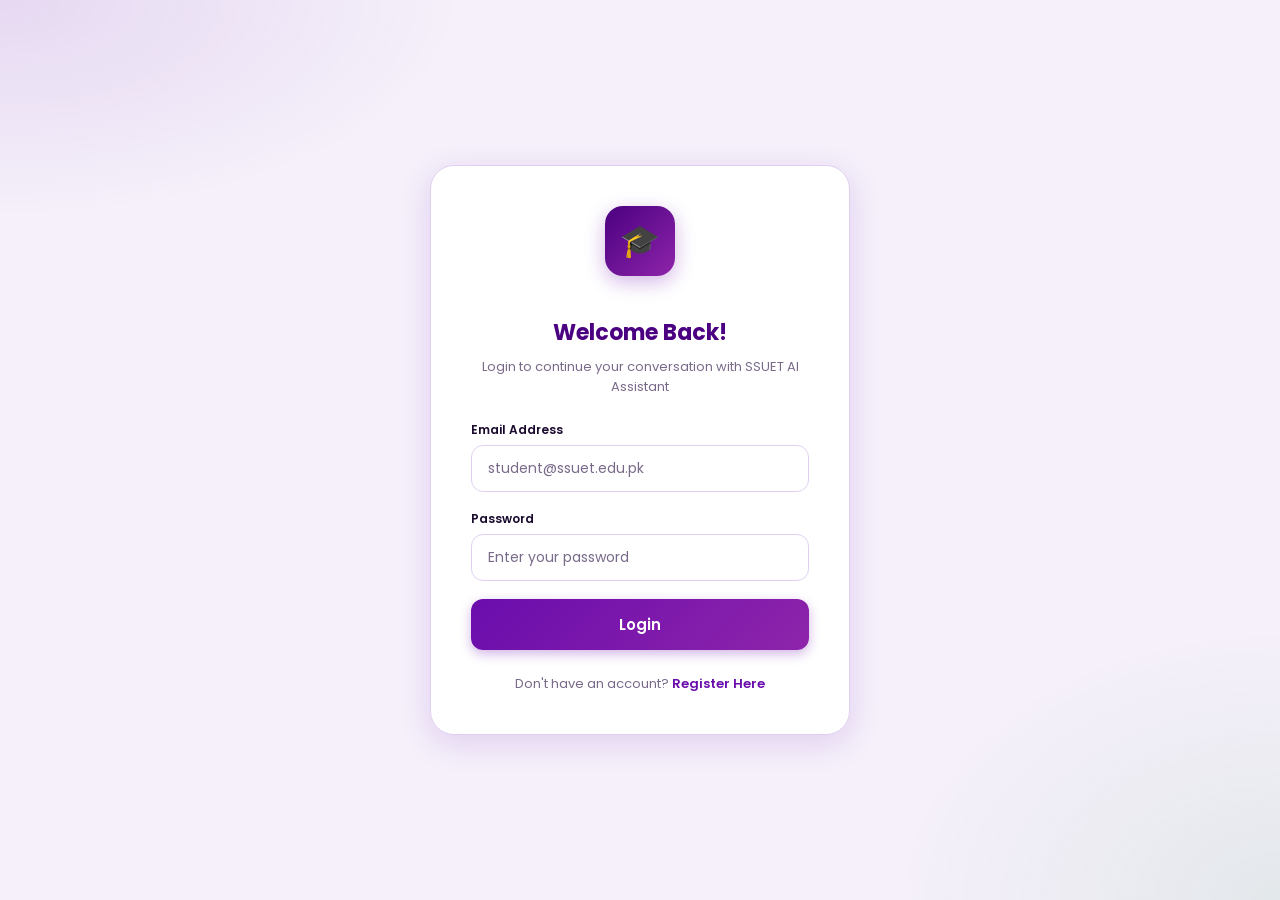
<file: templates/login.html>
<!DOCTYPE html>
<html lang="en">
<head>
    <meta charset="UTF-8">
    <meta name="viewport" content="width=device-width, initial-scale=1.0">
    <title>Login - SSUET AI Assistant</title>
    <link href="https://fonts.googleapis.com/css2?family=Poppins:wght@300;400;500;600;700;800&display=swap" rel="stylesheet">
    <style>
        *,*::before,*::after{margin:0;padding:0;box-sizing:border-box}
        :root{
            --purple:#6a0dad;--purple-light:#8e24aa;--purple-dark:#4a0080;
            --green:#1a8c3f;--green-light:#22a84e;--gold:#f5a623;
            --white:#fff;--bg:#f5f0fa;--surface:#fff;
            --border:#e0d0f0;--text:#1a0a2e;--muted:#7a6a8a;
        }
        body{font-family:'Poppins',sans-serif;background:var(--bg);color:var(--text);min-height:100vh;display:flex;align-items:center;justify-content:center;padding:20px}
        body::before{content:'';position:fixed;inset:0;background:radial-gradient(ellipse 60% 40% at 0% 0%,rgba(106,13,173,0.1) 0%,transparent 60%),radial-gradient(ellipse 50% 50% at 100% 100%,rgba(26,140,63,0.08) 0%,transparent 60%);pointer-events:none;z-index:0}
        .auth-container{background:var(--surface);border-radius:24px;padding:40px;width:100%;max-width:420px;box-shadow:0 8px 32px rgba(106,13,173,0.15);position:relative;z-index:1;border:1.5px solid var(--border)}
        .auth-logo{width:70px;height:70px;background:linear-gradient(135deg,var(--purple-dark),var(--purple-light));border-radius:18px;margin:0 auto 20px;display:flex;align-items:center;justify-content:center;font-size:32px;box-shadow:0 6px 20px rgba(106,13,173,.3)}
        .auth-title{font-size:22px;font-weight:700;color:var(--purple-dark);text-align:center;margin-bottom:8px}
        .auth-subtitle{font-size:13px;color:var(--muted);text-align:center;margin-bottom:24px}
        .form-group{margin-bottom:18px}
        .form-label{font-size:12px;font-weight:600;color:var(--text);margin-bottom:6px;display:block}
        .form-input{width:100%;padding:12px 16px;border:1.5px solid var(--border);border-radius:12px;font-size:14px;font-family:'Poppins',sans-serif;outline:none;transition:border-color .2s}
        .form-input:focus{border-color:var(--purple)}
        .form-input::placeholder{color:var(--muted)}
        .btn-primary{width:100%;padding:14px;background:linear-gradient(135deg,var(--purple),var(--purple-light));color:white;border:none;border-radius:12px;font-size:15px;font-weight:600;cursor:pointer;transition:all .2s;font-family:'Poppins',sans-serif;box-shadow:0 4px 12px rgba(106,13,173,0.3)}
        .btn-primary:hover{transform:translateY(-2px);box-shadow:0 6px 16px rgba(106,13,173,0.4)}
        .btn-primary:disabled{opacity:.5;cursor:not-allowed;transform:none}
        .auth-footer{margin-top:24px;text-align:center;font-size:13px;color:var(--muted)}
        .auth-footer a{color:var(--purple);text-decoration:none;font-weight:600}
        .auth-footer a:hover{text-decoration:underline}
        .error-msg{background:#fee2e2;border:1px solid #ef4444;color:#dc2626;padding:10px 14px;border-radius:10px;font-size:12px;margin-bottom:16px;display:none}
        .success-msg{background:#f0fdf4;border:1px solid var(--green);color:var(--green);padding:10px 14px;border-radius:10px;font-size:12px;margin-bottom:16px;display:none}
        .ssuet-branding{display:flex;align-items:center;justify-content:center;gap:10px;margin-bottom:20px}
        .ssuet-branding img{width:40px;height:40px}
        .ssuet-branding span{font-size:16px;font-weight:700;color:var(--purple-dark)}
    </style>
</head>
<body>
    <div class="auth-container">
        <div class="ssuet-branding">
            <div class="auth-logo">🎓</div>
        </div>
        <h1 class="auth-title">Welcome Back!</h1>
        <p class="auth-subtitle">Login to continue your conversation with SSUET AI Assistant</p>
        
        <div class="error-msg" id="errorMsg"></div>
        <div class="success-msg" id="successMsg"></div>
        
        <form id="loginForm" onsubmit="handleLogin(event)">
            <div class="form-group">
                <label class="form-label">Email Address</label>
                <input type="email" class="form-input" id="email" placeholder="student@ssuet.edu.pk" required>
            </div>
            <div class="form-group">
                <label class="form-label">Password</label>
                <input type="password" class="form-input" id="password" placeholder="Enter your password" required>
            </div>
            <button type="submit" class="btn-primary" id="submitBtn">Login</button>
        </form>
        
        <div class="auth-footer">
            Don't have an account? <a href="/register">Register Here</a>
        </div>
    </div>

    <script>
        async function handleLogin(e) {
            e.preventDefault();
            const email = document.getElementById('email').value;
            const password = document.getElementById('password').value;
            const submitBtn = document.getElementById('submitBtn');
            const errorMsg = document.getElementById('errorMsg');
            const successMsg = document.getElementById('successMsg');
            
            submitBtn.disabled = true;
            submitBtn.textContent = 'Logging in...';
            errorMsg.style.display = 'none';
            successMsg.style.display = 'none';
            
            try {
                const res = await fetch('/login', {
                    method: 'POST',
                    headers: {'Content-Type': 'application/json'},
                    body: JSON.stringify({email, password})
                });
                
                const data = await res.json();
                
                if (res.ok && data.success) {
                    successMsg.textContent = data.message;
                    successMsg.style.display = 'block';
                    setTimeout(() => window.location.href = '/', 1000);
                } else {
                    errorMsg.textContent = data.error || 'Login failed';
                    errorMsg.style.display = 'block';
                    submitBtn.disabled = false;
                    submitBtn.textContent = 'Login';
                }
            } catch(err) {
                errorMsg.textContent = 'Connection error. Please try again.';
                errorMsg.style.display = 'block';
                submitBtn.disabled = false;
                submitBtn.textContent = 'Login';
            }
        }
    </script>
</body>
</html>
</file>
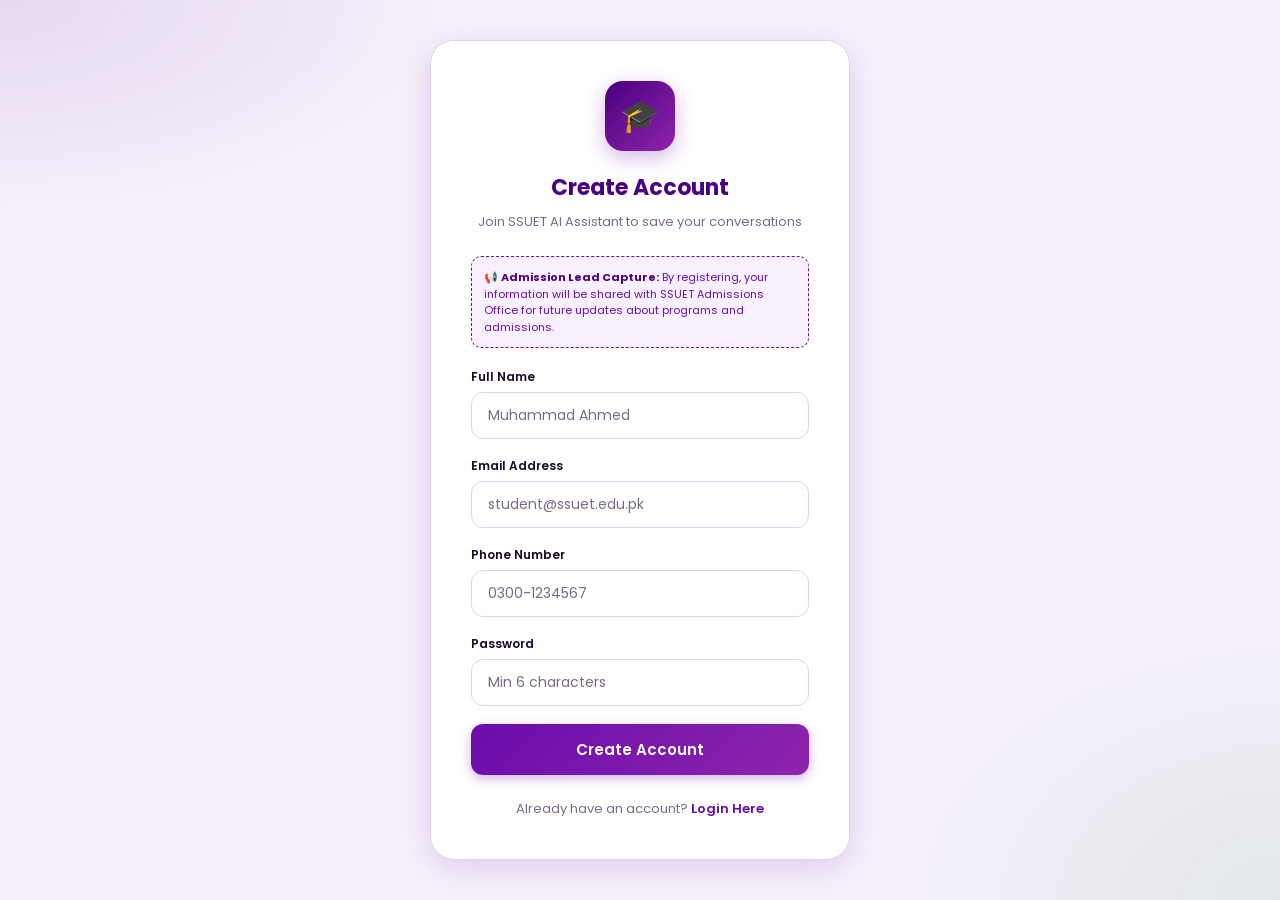
<file: templates/register.html>
<!DOCTYPE html>
<html lang="en">
<head>
    <meta charset="UTF-8">
    <meta name="viewport" content="width=device-width, initial-scale=1.0">
    <title>Register - SSUET AI Assistant</title>
    <link href="https://fonts.googleapis.com/css2?family=Poppins:wght@300;400;500;600;700;800&display=swap" rel="stylesheet">
    <style>
        *,*::before,*::after{margin:0;padding:0;box-sizing:border-box}
        :root{
            --purple:#6a0dad;--purple-light:#8e24aa;--purple-dark:#4a0080;
            --green:#1a8c3f;--green-light:#22a84e;--gold:#f5a623;
            --white:#fff;--bg:#f5f0fa;--surface:#fff;
            --border:#e0d0f0;--text:#1a0a2e;--muted:#7a6a8a;
        }
        body{font-family:'Poppins',sans-serif;background:var(--bg);color:var(--text);min-height:100vh;display:flex;align-items:center;justify-content:center;padding:20px}
        body::before{content:'';position:fixed;inset:0;background:radial-gradient(ellipse 60% 40% at 0% 0%,rgba(106,13,173,0.1) 0%,transparent 60%),radial-gradient(ellipse 50% 50% at 100% 100%,rgba(26,140,63,0.08) 0%,transparent 60%);pointer-events:none;z-index:0}
        .auth-container{background:var(--surface);border-radius:24px;padding:40px;width:100%;max-width:420px;box-shadow:0 8px 32px rgba(106,13,173,0.15);position:relative;z-index:1;border:1.5px solid var(--border)}
        .auth-logo{width:70px;height:70px;background:linear-gradient(135deg,var(--purple-dark),var(--purple-light));border-radius:18px;margin:0 auto 20px;display:flex;align-items:center;justify-content:center;font-size:32px;box-shadow:0 6px 20px rgba(106,13,173,.3)}
        .auth-title{font-size:22px;font-weight:700;color:var(--purple-dark);text-align:center;margin-bottom:8px}
        .auth-subtitle{font-size:13px;color:var(--muted);text-align:center;margin-bottom:24px}
        .form-group{margin-bottom:18px}
        .form-label{font-size:12px;font-weight:600;color:var(--text);margin-bottom:6px;display:block}
        .form-input{width:100%;padding:12px 16px;border:1.5px solid var(--border);border-radius:12px;font-size:14px;font-family:'Poppins',sans-serif;outline:none;transition:border-color .2s}
        .form-input:focus{border-color:var(--purple)}
        .form-input::placeholder{color:var(--muted)}
        .btn-primary{width:100%;padding:14px;background:linear-gradient(135deg,var(--purple),var(--purple-light));color:white;border:none;border-radius:12px;font-size:15px;font-weight:600;cursor:pointer;transition:all .2s;font-family:'Poppins',sans-serif;box-shadow:0 4px 12px rgba(106,13,173,0.3)}
        .btn-primary:hover{transform:translateY(-2px);box-shadow:0 6px 16px rgba(106,13,173,0.4)}
        .btn-primary:disabled{opacity:.5;cursor:not-allowed;transform:none}
        .auth-footer{margin-top:24px;text-align:center;font-size:13px;color:var(--muted)}
        .auth-footer a{color:var(--purple);text-decoration:none;font-weight:600}
        .auth-footer a:hover{text-decoration:underline}
        .error-msg{background:#fee2e2;border:1px solid #ef4444;color:#dc2626;padding:10px 14px;border-radius:10px;font-size:12px;margin-bottom:16px;display:none}
        .success-msg{background:#f0fdf4;border:1px solid var(--green);color:var(--green);padding:10px 14px;border-radius:10px;font-size:12px;margin-bottom:16px;display:none}
        .info-box{background:#f8f0ff;border:1px dashed var(--purple);border-radius:10px;padding:12px;margin-bottom:20px}
        .info-box p{font-size:11px;color:var(--purple);line-height:1.5}
        .info-box strong{color:var(--purple-dark)}
    </style>
</head>
<body>
    <div class="auth-container">
        <div class="auth-logo">🎓</div>
        <h1 class="auth-title">Create Account</h1>
        <p class="auth-subtitle">Join SSUET AI Assistant to save your conversations</p>
        
        <div class="info-box">
            <p>📢 <strong>Admission Lead Capture:</strong> By registering, your information will be shared with SSUET Admissions Office for future updates about programs and admissions.</p>
        </div>
        
        <div class="error-msg" id="errorMsg"></div>
        <div class="success-msg" id="successMsg"></div>
        
        <form id="registerForm" onsubmit="handleRegister(event)">
            <div class="form-group">
                <label class="form-label">Full Name</label>
                <input type="text" class="form-input" id="name" placeholder="Muhammad Ahmed" required>
            </div>
            <div class="form-group">
                <label class="form-label">Email Address</label>
                <input type="email" class="form-input" id="email" placeholder="student@ssuet.edu.pk" required>
            </div>
            <div class="form-group">
                <label class="form-label">Phone Number</label>
                <input type="tel" class="form-input" id="phone" placeholder="0300-1234567" required>
            </div>
            <div class="form-group">
                <label class="form-label">Password</label>
                <input type="password" class="form-input" id="password" placeholder="Min 6 characters" minlength="6" required>
            </div>
            <button type="submit" class="btn-primary" id="submitBtn">Create Account</button>
        </form>
        
        <div class="auth-footer">
            Already have an account? <a href="/login">Login Here</a>
        </div>
    </div>

    <script>
        async function handleRegister(e) {
            e.preventDefault();
            const name = document.getElementById('name').value;
            const email = document.getElementById('email').value;
            const phone = document.getElementById('phone').value;
            const password = document.getElementById('password').value;
            const submitBtn = document.getElementById('submitBtn');
            const errorMsg = document.getElementById('errorMsg');
            const successMsg = document.getElementById('successMsg');
            
            submitBtn.disabled = true;
            submitBtn.textContent = 'Creating Account...';
            errorMsg.style.display = 'none';
            successMsg.style.display = 'none';
            
            try {
                const res = await fetch('/register', {
                    method: 'POST',
                    headers: {'Content-Type': 'application/json'},
                    body: JSON.stringify({name, email, phone, password})
                });
                
                const data = await res.json();
                
                if (res.ok && data.success) {
                    successMsg.textContent = data.message + ' Redirecting to login...';
                    successMsg.style.display = 'block';
                    setTimeout(() => window.location.href = '/login', 1500);
                } else {
                    errorMsg.textContent = data.error || 'Registration failed';
                    errorMsg.style.display = 'block';
                    submitBtn.disabled = false;
                    submitBtn.textContent = 'Create Account';
                }
            } catch(err) {
                errorMsg.textContent = 'Connection error. Please try again.';
                errorMsg.style.display = 'block';
                submitBtn.disabled = false;
                submitBtn.textContent = 'Create Account';
            }
        }
    </script>
</body>
</html>
</file>
